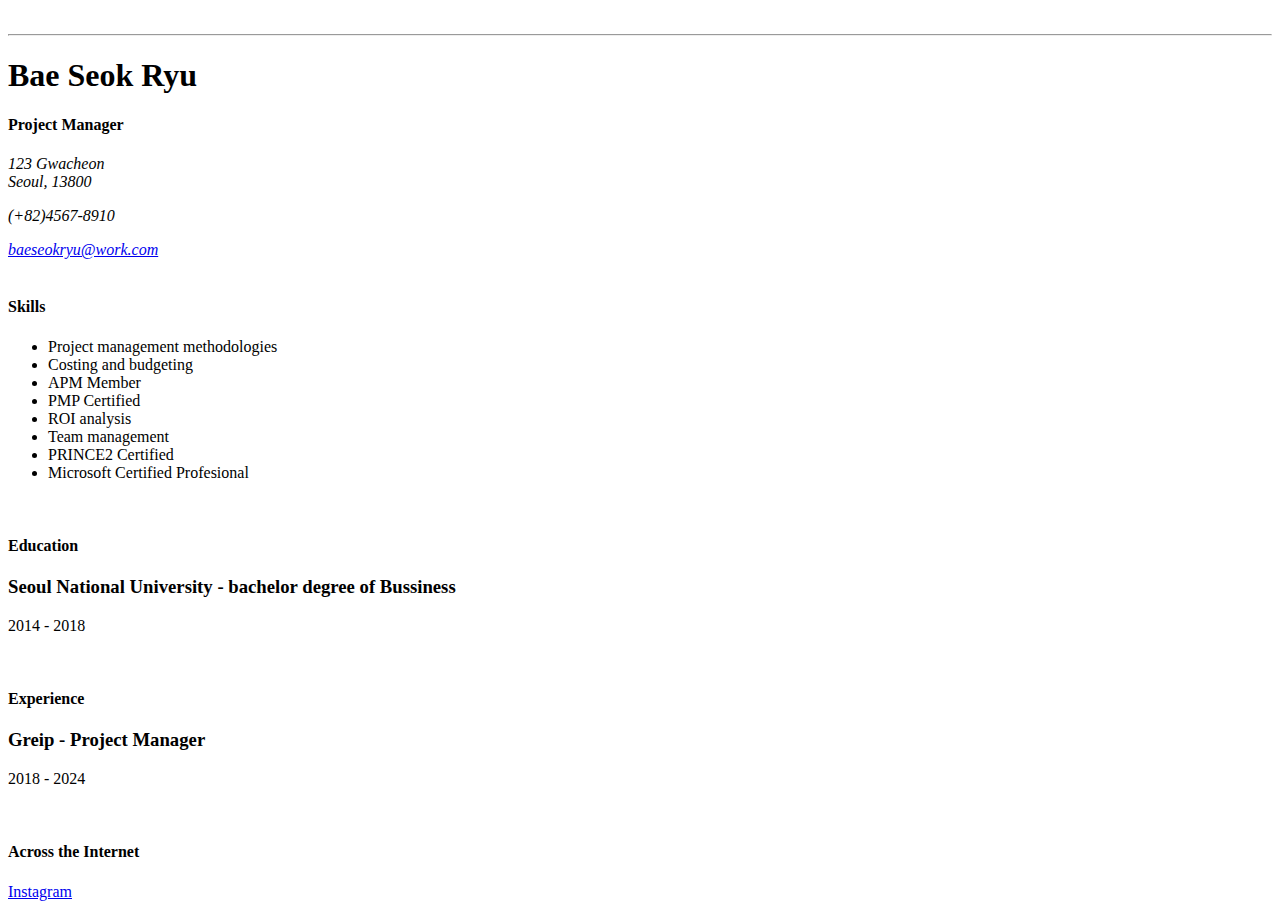
<file: Frontend Projects/01-single-page-cv/index.html>
<!DOCTYPE html>
<html lang="en">
<head>
    <meta charset="UTF-8">
    <meta name="viewport" content="width=device-width, initial-scale=1.0">
    <title>Bae Seok Ryu - Project Manager</title>
    <link rel="icon" href="icon.ico" type="image/x-icon" />

    <meta name="description" content="CV of Bae Seok Ryu - a project manager">
    <meta name="keywords" content="cv, curriculum vitae, bae seok ryu, project manager">
    <meta name="robots" content="index, follow">

    <meta property="og:title" content="Bae Seok Ryu - Project Manager">
    <meta property="og:description" content="CV of Bae Seok Ryu - a project manager">
    <meta property="og:image" content="icon.ico">
    <meta property="og:url" content="">
    <meta property="og:type" content="website">
    <meta property="og:locale" content="en_US" />
</head>
<body>
    <main>
        <br>
        <hr>
        <header class="info">
            <h1>Bae Seok Ryu</h1>
            <h4>Project Manager</h4>
            <address>
                123 Gwacheon<br>
                Seoul, 13800
                <p>(+82)4567-8910</p>
                <a href="mailto:baeseokryu@work.com">baeseokryu@work.com</a>
            </address>
        </header>

        <section class="skills">
            <br>
            <h4>Skills</h4>
            <ul>
                <li>Project management methodologies</li>
                <li>Costing and budgeting</li>
                <li>APM Member</li>
                <li>PMP Certified</li>
                <li>ROI analysis</li>
                <li>Team management</li>
                <li>PRINCE2 Certified</li>
                <li>Microsoft Certified Profesional</li>
            </ul>
        </section>

        <section class="education">
            <br>
            <h4>Education</h4>
            <h3>Seoul National University - bachelor degree of Bussiness</h3>
            <p>2014 - 2018</p>
        </section>

        <section class="experience">
            <br>
            <h4>Experience</h4>
            <h3>Greip - Project Manager</h3>
            <p>2018 - 2024</p>
        </section>

        <section class="social-media">
            <br>
            <h4>Across the Internet</h4>
            <a href="https://www.instagram.com/somin_jj/">Instagram</a>
        </section>
    </main>
</body>
</html>
</file>
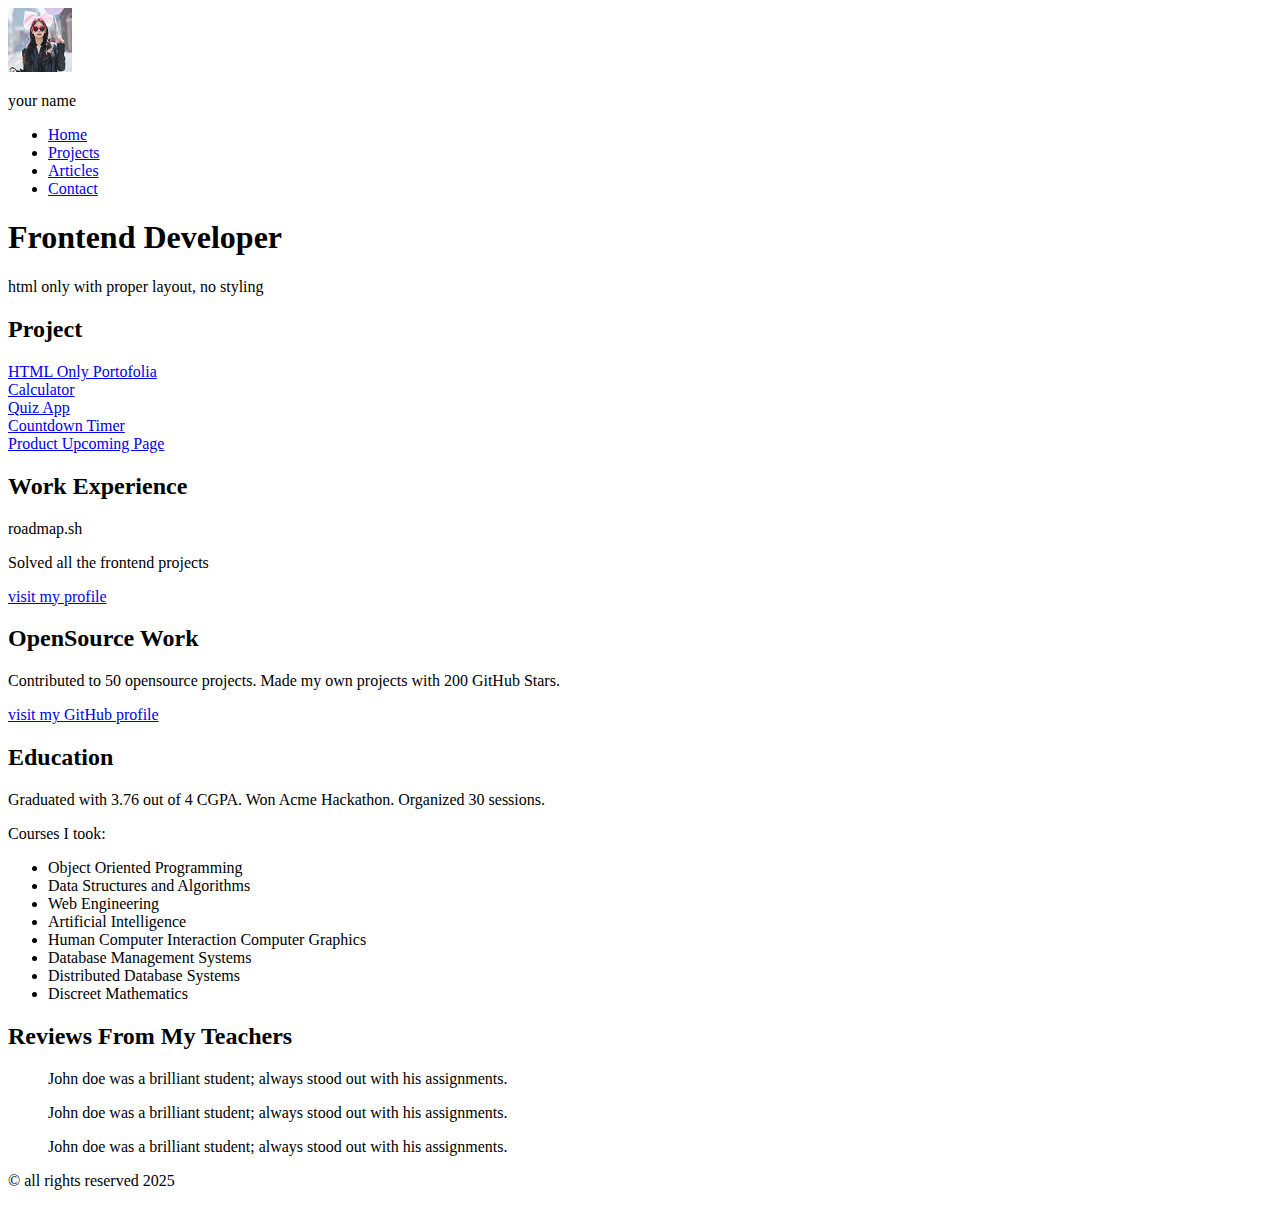
<file: Frontend Projects/02-basic-html-website/index.html>
<!DOCTYPE html>
<html lang="en">
<head>
    <meta charset="UTF-8">
    <meta name="viewport" content="width=device-width, initial-scale=1.0">
    <title>Basic HTML Websitte</title>

    <meta name="description" content="basic html website">
    <meta name="keywords" content="html, website, basic, page, semantic">
    <meta name="robots" content="index, follow">
</head>
<body>
    <header>
        <section>
            <div>
                <img src="icon.png" alt="logo">
                <p>your name</p>
            </div>
            <nav>
                <ul>
                    <li><a href="index.html">Home</a></li>
                    <li><a href="projects.html">Projects</a></li>
                    <li><a href="articles.html">Articles</a></li>
                    <li><a href="contact.html">Contact</a></li>
                </ul>
            </nav>
        </section>
        <section>
            <h1>Frontend Developer</h1>
            <p>html only with proper layout, no styling</p>
        </section>
    </header>
    <aside>
        <section>
            <h2>Project</h2>
            <article><a href="#">HTML Only Portofolia</a></article>
            <article><a href="#">Calculator</a></article>
            <article><a href="#">Quiz App</a></article>
            <article><a href="#">Countdown Timer</a></article>
            <article><a href="#">Product Upcoming Page</a></article>
        </section>
    </aside>
    <main>
        <article>
            <h2>Work Experience</h2>
            <p>roadmap.sh</p>
            <p>Solved all the frontend projects</p>
            <a href="https://roadmap.sh" target="_blank" rel="noopener noreferrer">visit my profile</a>
        </article>
        <article>
            <h2>OpenSource Work</h2>
            <p>Contributed to 50 opensource projects. Made my own projects with 200 GitHub Stars.</p>
            <a href="https://github.com" target="_blank" rel="noopener noreferrer">visit my GitHub profile</a>
        </article>
    </main>
    <aside>
        <h2>Education</h2>
        <p>Graduated with 3.76 out of 4 CGPA. Won Acme Hackathon. Organized 30 sessions.</p>
        <p>Courses I took:</p>
        <ul>
            <li>Object Oriented Programming</li>
            <li>Data Structures and Algorithms</li>
            <li>Web Engineering</li>
            <li>Artificial Intelligence</li>
            <li>Human Computer Interaction Computer Graphics</li>
            <li>Database Management Systems</li>
            <li>Distributed Database Systems</li>
            <li>Discreet Mathematics</li>
        </ul>
    </aside>
    <footer>
        <section>
            <h2>Reviews From My Teachers</h2>
            <blockquote>John doe was a brilliant student; always stood out with his assignments.</blockquote>
            <blockquote>John doe was a brilliant student; always stood out with his assignments.</blockquote>
            <blockquote>John doe was a brilliant student; always stood out with his assignments.</blockquote>
        </section>
        <section>
            <p>&copy; all rights reserved 2025</p>
        </section>
    </footer>
</body>
</html>
</file>
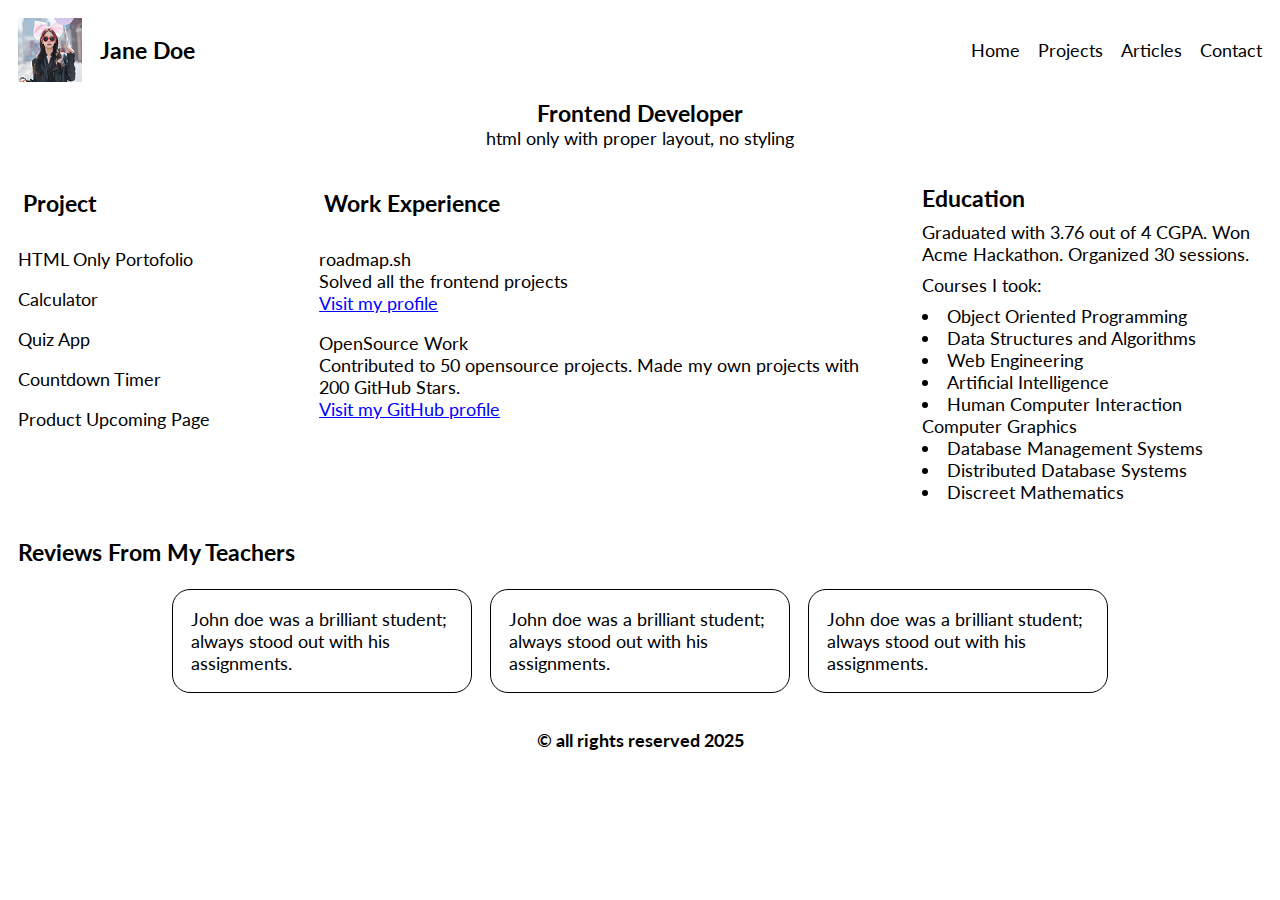
<file: Frontend Projects/03-personal-portfolio/index.html>
<!DOCTYPE html>
<html lang="en">

<head>
    <meta charset="UTF-8">
    <meta name="viewport" content="width=device-width, initial-scale=1.0">
    <link rel="stylesheet" href="style.css">
    <title>Basic HTML Websitte</title>

    <meta name="description" content="basic html website">
    <meta name="keywords" content="html, website, basic, page, semantic">
    <meta name="robots" content="index, follow">
</head>

<body class="grid grid-template-areas font-1">
    <header class="header-sect grid grid-template-rows gap-1 padding-1">
        <section class="text-center md:flex items-center gap-1">
            <img src="icon.png" alt="logo" class="">
            <p class="font-bold font-125">Jane Doe</p>
            <nav class="" style="margin-left: auto;">
                <ul class="flex gap-1 list-none justify-center">
                    <li class=""><a href="index.html" >Home</a></li>
                    <li class=""><a href="projects.html" >Projects</a></li>
                    <li class=""><a href="articles.html" >Articles</a></li>
                    <li class=""><a href="contact.html" >Contact</a></li>
                </ul>
            </nav>
        </section>
        <section class="text-center ">
            <h1 class="font-bold font-125">Frontend Developer</h1>
            <p>html only with proper layout, no styling</p>
        </section>
    </header>
    <aside class="project-sect" >
        <section class="grid" style="grid-template-rows: repeat(6, auto);">
            <h2 class="font-bold font-125 padding-1">Project</h2>
            <article class="bg-grey padding-05-1"><a href="#" class="">HTML Only Portofolio</a></article>
            <article class="bg-grey padding-05-1"><a href="#">Calculator</a></article>
            <article class="bg-grey padding-05-1"><a href="#">Quiz App</a></article>
            <article class="bg-grey padding-05-1"><a href="#">Countdown Timer</a></article>
            <article class="bg-grey padding-05-1"><a href="#">Product Upcoming Page</a></article>
        </section>
    </aside>
    <main class="experience-sect grid" style="grid-template-rows: repeat(3, min-content);">
        <h2 class="font-bold font-125 padding-1">Work Experience</h2>
        <article class="padding-05-1 bg-grey">
            <p class="">roadmap.sh</p>
            <p>Solved all the frontend projects</p>
            <a href="https://roadmap.sh" target="_blank" rel="noopener noreferrer" style="text-decoration: underline; color: blue;">Visit my profile</a>
        </article>
        <article class="padding-05-1 bg-grey">
            <h2 class="">OpenSource Work</h2>
            <p>Contributed to 50 opensource projects. Made my own projects with 200 GitHub Stars.</p>
            <a href="https://github.com" target="_blank" rel="noopener noreferrer" style="text-decoration: underline; color: blue;">Visit my GitHub profile</a>
        </article>
    </main>
    <aside class="education-sect padding-1 grid gap-05" style="grid-template-rows: repeat(4, min-content);">
        <h2 class="font-bold font-125">Education</h2>
        <p>Graduated with 3.76 out of 4 CGPA. Won Acme Hackathon. Organized 30 sessions.</p>
        <p>Courses I took:</p>
        <ul class="" style="list-style-position: inside;">
            <li>Object Oriented Programming</li>
            <li>Data Structures and Algorithms</li>
            <li>Web Engineering</li>
            <li>Artificial Intelligence</li>
            <li>Human Computer Interaction Computer Graphics</li>
            <li>Database Management Systems</li>
            <li>Distributed Database Systems</li>
            <li>Discreet Mathematics</li>
        </ul>
    </aside>
    <footer class="footer-sect padding-1">
        <section class="" style="padding-bottom: 1em;">
            <h2 class="font-bold font-125" style="padding-bottom: 1em;">Reviews From My Teachers</h2>
            <div class="grid gap-1" style="grid-template-columns: repeat(auto-fit, 300px); justify-content: center;">
                <blockquote class="padding-1" style="border: solid 1px black; border-radius: 1em;">John doe was a brilliant student; always stood out with his assignments.
                </blockquote>
                <blockquote class="padding-1 display-none" style="border: solid 1px black; border-radius: 1em;">John doe was a brilliant student; always stood out with his assignments.
                </blockquote>
                <blockquote class="padding-1 display-none" style="border: solid 1px black; border-radius: 1em;">John doe was a brilliant student; always stood out with his assignments.
                </blockquote>
            </div>
        </section>
        <section>
            <p class="font-bold text-center padding-1">&copy; all rights reserved 2025</p>
        </section>
    </footer>
</body>
 
</html>
</file>
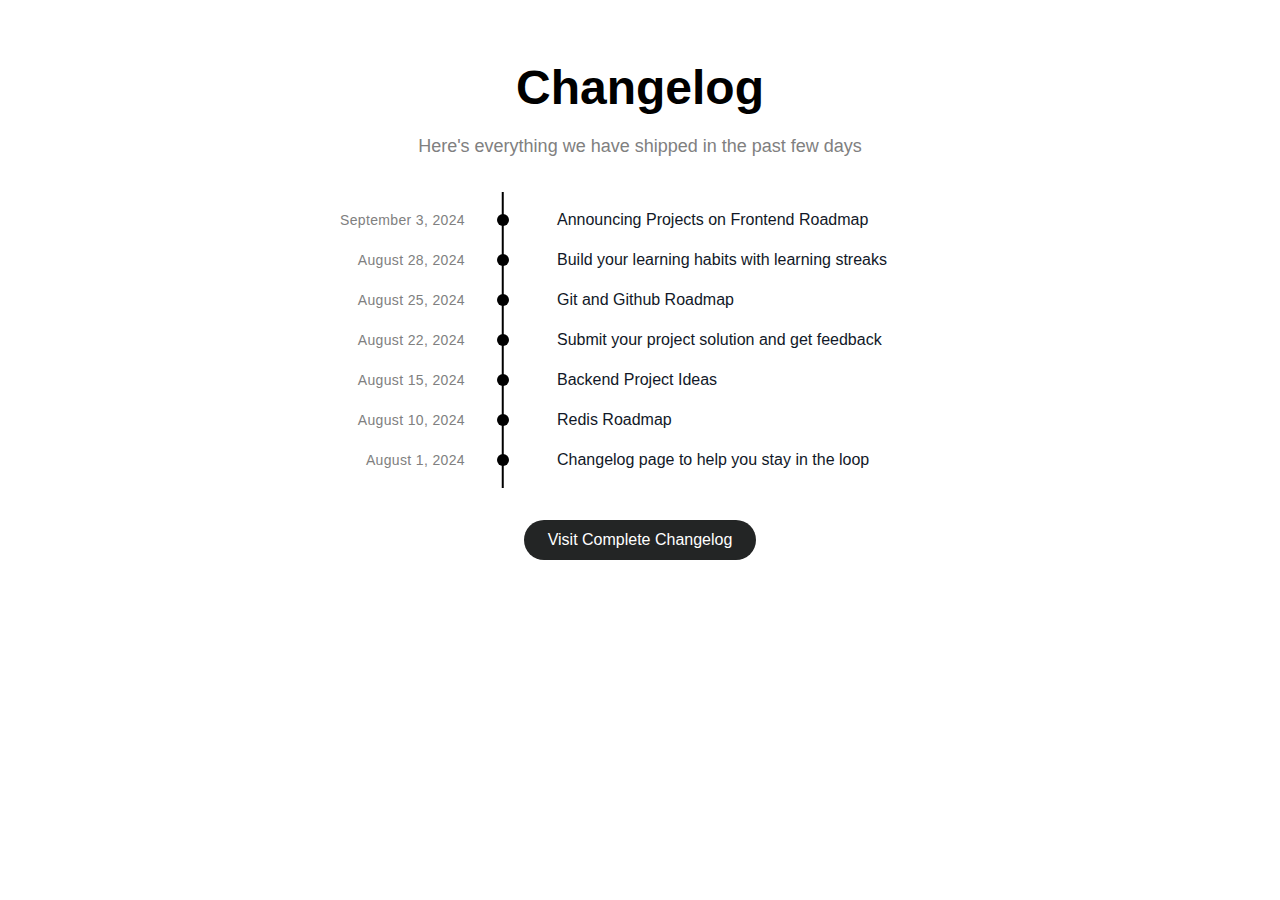
<file: Frontend Projects/04-changelog-component/index.html>
<!DOCTYPE html>
<html>

<head>
  <meta charset="utf-8">
  <meta http-equiv="X-UA-Compatible" content="IE=edge">
  <title></title>
  <meta name="description" content="">
  <meta name="viewport" content="width=device-width, initial-scale=1">
  <link rel="stylesheet" href="style.css">
</head>

<body class="sm:body">
  <main class="content">
    <div class="header-container">
      <header class="header sm:header">Changelog</header>
      <p class="subheader sm:subheader">Here's everything we have shipped in the past few days</p>
    </div>

    <div class="timeline-container sm:timeline-container">
      <div class="tl-line sm:tl-line">
      </div>
      <ul class="items-container">
        <li style="position: relative; list-style: none;">
          <div class="item sm:item">
            <span class="date sm:date">September 3, 2024</span>
            <span class="bullet sm:bullet"></span>
            <span class="event sm:event">Announcing Projects on Frontend Roadmap</span>
          </div>
        </li>
        <li style="position: relative; list-style: none;">
          <div class="item sm:item">
            <span class="date sm:date">August 28, 2024</span>
            <span class="bullet sm:bullet"></span>
            <span class="event sm:event">Build your learning habits with learning streaks</span>
          </div>
        </li>
        <li style="position: relative; list-style: none;">
          <div class="item sm:item">
            <span class="date sm:date">August 25, 2024</span>
            <span class="bullet sm:bullet"></span>
            <span class="event sm:event">Git and Github Roadmap</span>
          </div>
        </li>
        <li style="position: relative; list-style: none;">
          <div class="item sm:item">
            <span class="date sm:date">August 22, 2024</span>
            <span class="bullet sm:bullet"></span>
            <span class="event sm:event">Submit your project solution and get feedback</span>
          </div>
        </li>
        <li style="position: relative; list-style: none;">
          <div class="item sm:item">
            <span class="date sm:date">August 15, 2024</span>
            <span class="bullet sm:bullet"></span>
            <span class="event sm:event">Backend Project Ideas</span>
          </div>
        </li>
        <li style="position: relative; list-style: none;">
          <div class="item sm:item">
            <span class="date sm:date">August 10, 2024</span>
            <span class="bullet sm:bullet"></span>
            <span class="event sm:event">Redis Roadmap</span>
          </div>
        </li>
        <li style="position: relative; list-style: none;">
          <div class="item sm:item">
            <span class="date sm:date">August 1, 2024</span>
            <span class="bullet sm:bullet"></span>
            <span class="event sm:event">Changelog page to help you stay in the loop</span>
          </div>
        </li>
      </ul>
    </div>

    <div class="button-container sm:button-container">
      <button class="button-visit sm:button-visit">Visit Complete Changelog</button>
    </div>
  </main>

</body>

</html>
</file>
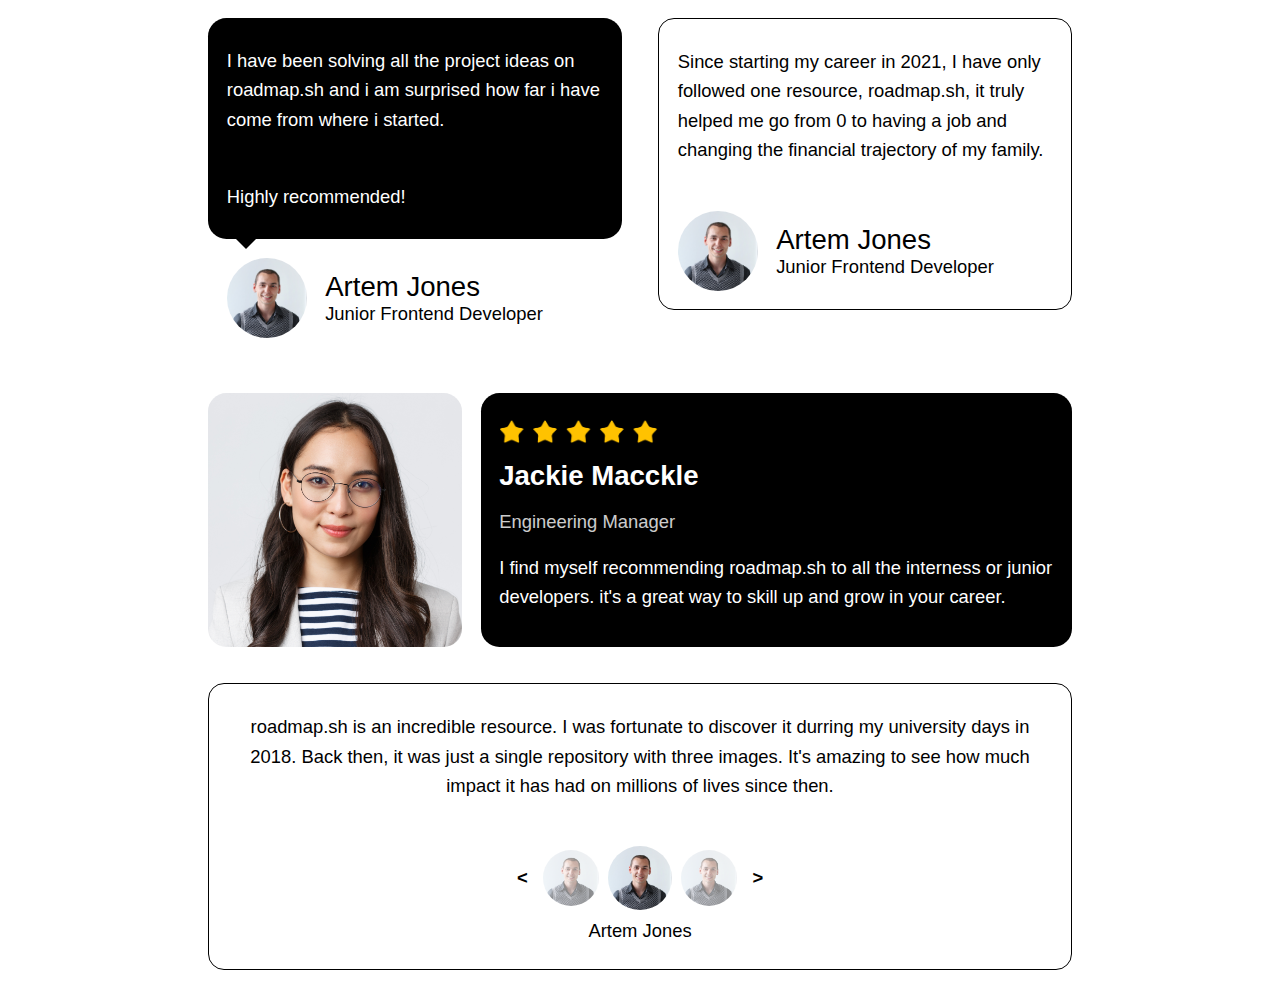
<file: Frontend Projects/05-testimonial-cards/index.html>
<!DOCTYPE html>
<html lang="en">
<head>
  <meta charset="UTF-8">
  <meta name="viewport" content="width=device-width, initial-scale=1.0">
  <title>Testimonial Cards</title>
  <link rel="stylesheet" href="style.css">
</head>
<body>
  <!-- Using grid layout -->
  <main class="testimonial-grid">

    <!-- Using flex layout inside card -->
    <article class="testimonial-card">
      <div class="testimonial-text dark-color">
        <p>I have been solving all the project ideas on roadmap.sh and i am surprised how far i have come from where i started.</p><br>
        <p>Highly recommended!</p>
        <!-- Small triangle in the bottom of card -->
        <div class="arrow"></div>
      </div>

      <div class="testimonial-profile">
        <img src="asset/man.jpg" alt="icon">
        <div class="profile-text">
          <p class="name">Artem Jones</p>
          <p>Junior Frontend Developer</p>
        </div>
      </div>
    </article>

    <!-- margin-bottom: auto is used to ensure that the height of the card does not fill the entire container -->
    <article class="testimonial-card light-color" style="margin-bottom: auto;">
      <div class="testimonial-text">
        <p>Since starting my career in 2021, I have only followed one resource, roadmap.sh, it truly helped me go from 0 to having a job and changing the financial trajectory of my family.</p>
      </div>
      <div class="testimonial-profile">
        <img src="asset/man.jpg" alt="icon">
        <div class="profile-text">
          <p class="name">Artem Jones</p>
          <p>Junior Frontend Developer</p>
        </div>
      </div>
    </article>

    <article class="testimonial-card">
      <img src="asset/woman.jpg" alt="icon" style="border-radius: 1em;" class="testimonial-card-img">
      <div class="testimonial-text dark-color">
        <p><img src="asset/cab5da4f-f7d7-429e-bd00-447bfcbf64cd.png" alt="5 stars" style="height: 24px;"></p>
        <p class="Name" style="font-weight: 600; font-size: 1.5em;">Jackie Macckle</p>
        <p style="opacity: 0.8;">Engineering Manager</p>
        <p>I find myself recommending roadmap.sh to all the interness or junior developers. it's a great way to skill up and grow in your career.</p>
      </div>
    </article>

    <article class="testimonial-card light-color">
      <div class="testimonial-text" style="text-align: center;">roadmap.sh is an incredible resource. I was fortunate to discover it durring my university days in 2018. Back then, it was just a single repository with three images. It's amazing to see how much impact it has had on millions of lives since then.</div>
      <div style="display: flex; flex-direction: column; align-items: center; gap: 0.5em; padding-bottom: 1.5em;">
        <div style="display: flex; gap: 0.5em; align-items: center;">
          <button class="borderless-button"><</button>
          <img src="asset/man.jpg" alt="icon" class="img-caraousel img-shadow">
          <img src="asset/man.jpg" alt="icon" class="img-caraousel">
          <img src="asset/man.jpg" alt="icon" class="img-caraousel img-shadow">
          <button class="borderless-button">></button>
        </div>
        <p>Artem Jones</p>
      </div>
    </article>
    
  </main>
</body>
</html>
</file>
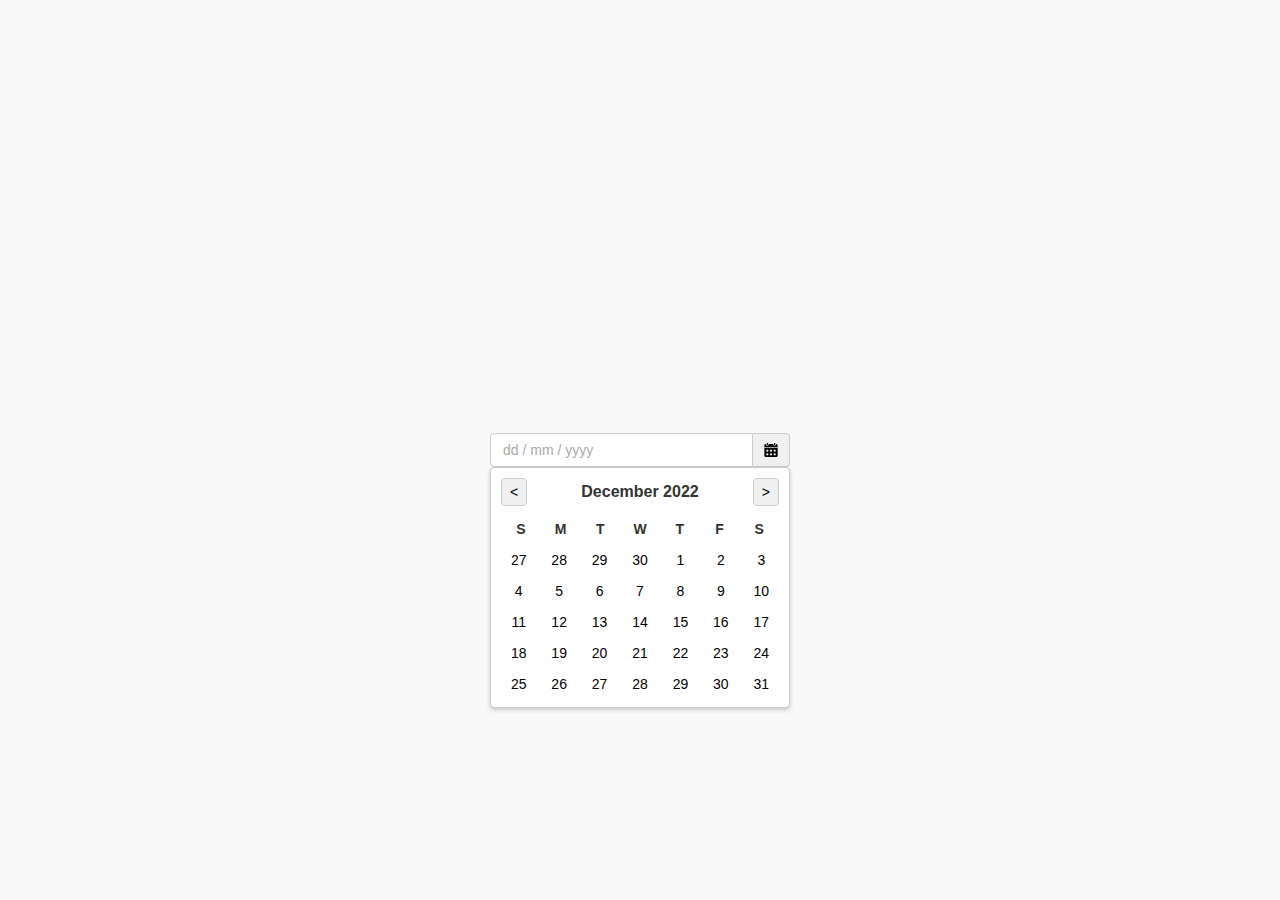
<file: Frontend Projects/06-datepicker-ui/index.html>
<!DOCTYPE html>
<html lang="en">
<head>
  <meta charset="UTF-8">
  <meta name="viewport" content="width=device-width, initial-scale=1.0">
  <title>Datepicker UI</title>
  <link rel="stylesheet" href="style.css">
</head>
<body>
  
  <div class="datepicker-container">
    <input type="text" class="date-input" placeholder="dd / mm / yyyy" />
    <button class="datepicker-button" id="toggle-calendar" onclick="showCalendar()">
      <img src="calendar.png" alt="calendar" />
    </button>

    <div class="calendar-dropdown" id="calendar-dropdown">
      <div class="calendar-header">
        <button class="prev-month" id="prev-month">&lt</button>
        <div class="calendar-title" id="calendar-title">December 2022</div>
        <button class="next-month" id="next-month">&gt</button>
      </div>
  
      <div class="calendar-weekdays">
        <span>S</span>
        <span>M</span>
        <span>T</span>
        <span>W</span>
        <span>T</span>
        <span>F</span>
        <span>S</span>
      </div>
      
      <div class="calendar-grid">
        <!-- first row -->
        <span>27</span>
        <span>28</span>
        <span>29</span>
        <span>30</span>
        <span>1</span>
        <span>2</span>
        <span>3</span>
  
        <!-- second row -->
        <span>4</span>
        <span>5</span>
        <span>6</span>
        <span>7</span>
        <span>8</span>
        <span>9</span>
        <span>10</span>
  
        <!-- third row -->
        <span>11</span>
        <span>12</span>
        <span>13</span>
        <span>14</span>
        <span>15</span>
        <span>16</span>
        <span>17</span>
  
        <!-- fourth row -->
        <span>18</span>
        <span>19</span>
        <span>20</span>
        <span>21</span>
        <span>22</span>
        <span>23</span>
        <span>24</span>
  
        <!-- fifth row -->
        <span>25</span>
        <span>26</span>
        <span>27</span>
        <span>28</span>
        <span>29</span>
        <span>30</span>
        <span>31</span>
  
      </div>
    </div>
  </div>

  <script src="script.js"></script>
</body>
</html>
</file>
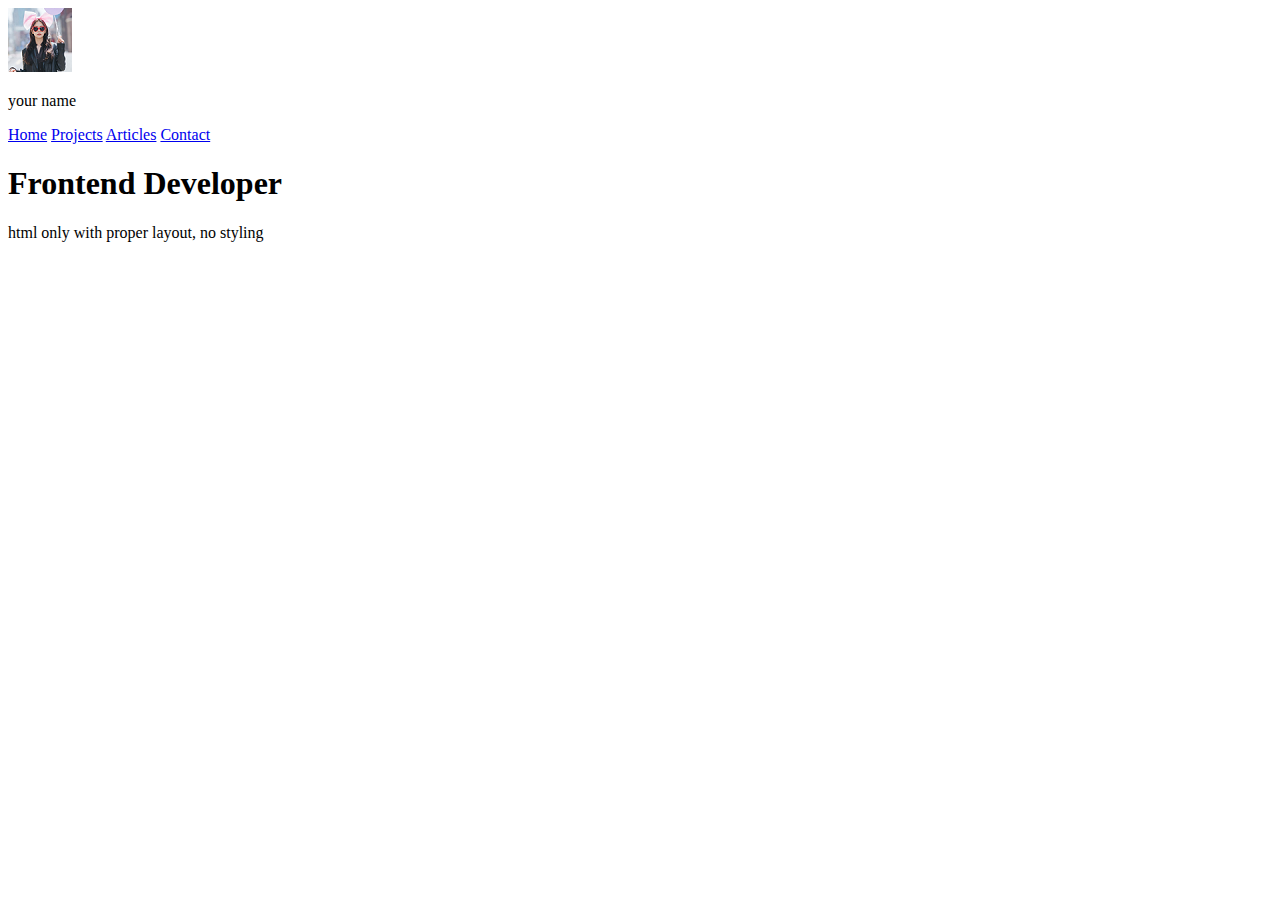
<file: Frontend Projects/02-basic-html-website/projects.html>
<!DOCTYPE html>
<html lang="en">
<head>
    <meta charset="UTF-8">
    <meta name="viewport" content="width=device-width, initial-scale=1.0">
    <title>Basic HTML Websitte</title>
</head>
<body>
    <header>
        <section>
            <img src="icon.png" alt="icon">
            <p>your name</p>
            <nav>
                <a href="index.html">Home</a>
                <a href="projects.html">Projects</a>
                <a href="articles.html">Articles</a>
                <a href="contact.html">Contact</a>
            </nav>
        </section>
        <section>
            <h1>Frontend Developer</h1>
            <p>html only with proper layout, no styling</p>
        </section>
    </header>
</body>
</html>
</file>
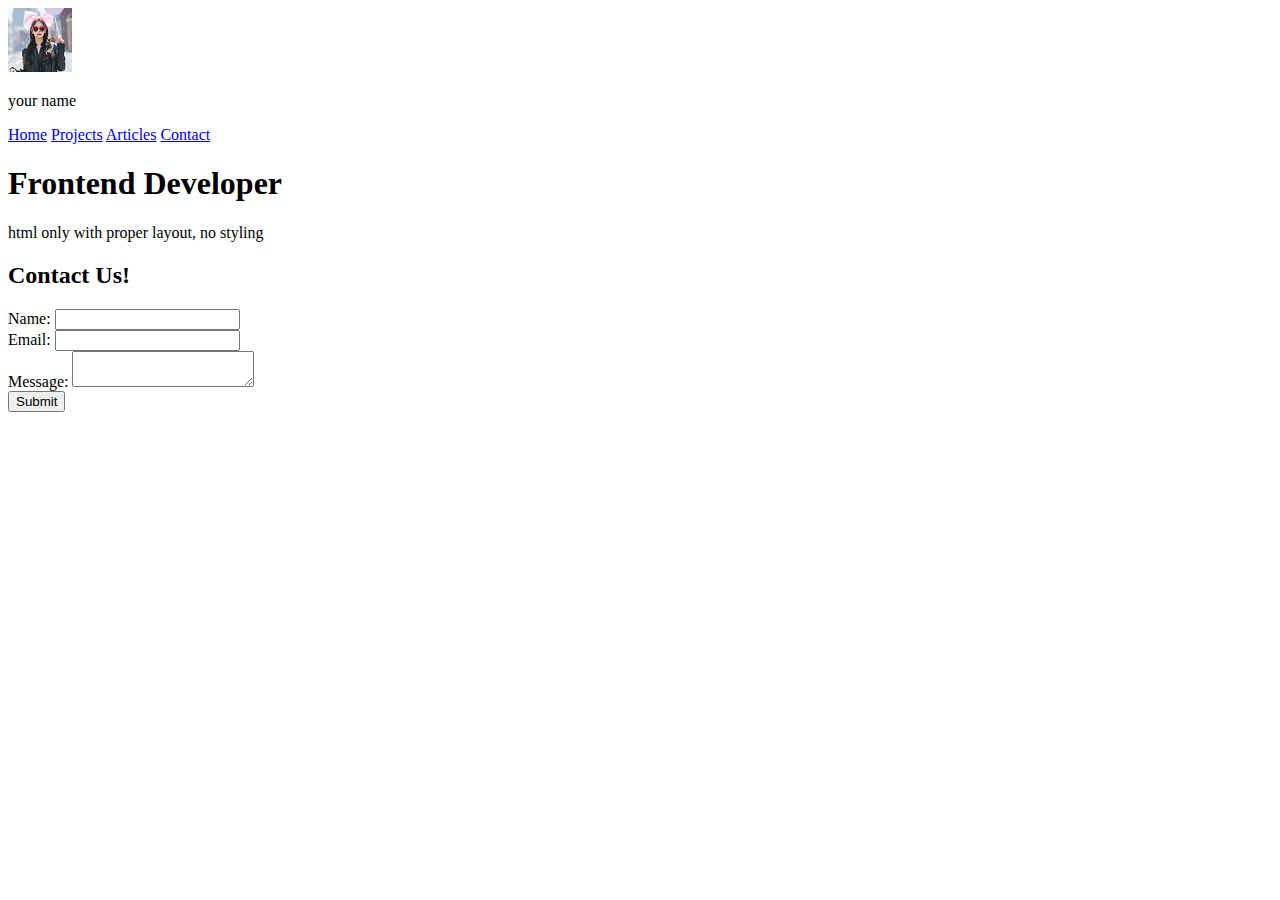
<file: Frontend Projects/03-personal-portfolio/contact.html>
<!DOCTYPE html>
<html lang="en">
<head>
    <meta charset="UTF-8">
    <meta name="viewport" content="width=device-width, initial-scale=1.0">
    <title>Basic HTML Websitte</title>
</head>
<body>
    <header>
        <section>
            <img src="icon.png" alt="icon">
            <p>your name</p>
            <nav>
                <a href="index.html">Home</a>
                <a href="projects.html">Projects</a>
                <a href="articles.html">Articles</a>
                <a href="contact.html">Contact</a>
            </nav>
        </section>
        <section>
            <h1>Frontend Developer</h1>
            <p>html only with proper layout, no styling</p>
        </section>
    </header>
    <main>
        <section>
            <h2>Contact Us!</h2>
            <form action="#" method="post">
                <div class="form-group">
                    <label for="name">Name:</label>
                    <input type="text" name="name" id="name" required>
                </div>
                <div class="form-group">
                    <label for="email">Email:</label>
                    <input type="email" name="email" id="email" required>
                </div>
                <div class="form-group">
                    <label for="message">Message:</label>
                    <textarea name="message" id="message" required></textarea>
                </div>
                <button type="submit" class="submit-btn">Submit</button>
            </form>
        </section>
    </main>
</body>
</html>
</file>
<file: Frontend Projects/04-changelog-component/style.css>
* {
  box-sizing: border-box;
  padding: 0;
  margin: 0;
}

body{
  font-family: sans-serif;
  text-align: left;
  padding-top: 1.5rem;
  padding-bottom: 1.5rem;
}

.content {
  max-width: 650px !important;
  width: 100%;
  margin-left: auto;
  margin-right: auto;
  padding-left: 1rem;
  padding-right: 1rem;
}

.header {
  font-size: 1.5rem;
  line-height: 2rem;
  font-weight: 700;
  text-align: left;
}

.subheader {
  font-size: .875rem;
  line-height: 1.25rem;
  text-align: left;
  margin-top: .5rem;
  margin-bottom: .5rem;
  color: gray;
}

.timeline-container {
  position: relative;
  text-align: left;
  align-content: center;
  margin-top: .5rem;
}

.tl-line {
  display: none;
  position: absolute;
  top: 0;
  bottom: 0;
  left: 165px;
  width: 2px;
  /* transform: translate(0.5px, 0) rotate(0) skew(0) skewY(0) scaleX(1) scaleY(1); */
  transform: translate(5.75px, 0) rotate(0) skew(0) skewY(0) scaleX(1) scaleY(1);
  background-color: black;
}

.items-container {
  position: relative;
  display: flex;
  flex-direction: column;
  gap: 1rem;
  padding-top: 1rem;
  padding-bottom: 1rem;
}

.item {
  display: flex;
  flex-direction: column;
  /* grid-template-columns: 1fr auto 3fr; */
  align-items: flex-start;
  gap: 1rem;
}

.date {
  flex-shrink: 0;
  padding-right: 0;
  text-align: right;
  font-size: 0.875rem;
  line-height: 1.25rem;
  letter-spacing: 0.025em;
  color: gray;
}

.bullet {
  display: none;
  height: .75rem;
  width: .75rem;
  flex-shrink: 0;
  border-radius: 9999px;
  background-color: black;
}

.event {
  text-wrap: balance;
  font-size: 1rem;
  line-height: 1.5rem;
  font-weight: 500;
  color: rgb(17 24 39 / 1);
}

.button-container {
  text-align: left;
  margin-top: .5rem;
}

.button-visit {
  display: inline-block;
  font-size: .875rem;
  line-height: 1.25rem;
  padding: .5rem 1rem;
  border-radius: 9999px;
  color: white;
  background-color: rgb(35, 37, 37);
  border: 0;
}

@media only screen and (min-width: 640px) {
  .sm\:body {
    text-align: center;
    padding-top: 4rem;
    padding-bottom: 4rem;
  }

  .sm\:header {
    font-size: 3rem;
    line-height: 1;
    text-align: center;
  }

  .sm\:subheader {
    font-size: 1.125rem;
    line-height: 1.75rem;
    text-align: center;
    margin-top: 1.25rem;
    margin-bottom: 1.25rem;
  }

  .sm\:timeline-container {
    margin-top: 2rem;
  }

  .sm\:tl-line {
    display: block;
  }

  .sm\:item {
    flex-direction: row;
    align-items: center;
  }

  .sm\:date {
    padding-right: 1rem;
    width: 150px;
  }

  .sm\:bullet {
    display: block;
  }

  .sm\:event {
    padding-left: 2rem;
  }

  .sm\:button-container {
    text-align: center;
    margin-top: 2rem;
  }

  .sm\:button-visit {
    font-size: 1rem;
    line-height: 1.5rem;
    padding-left: 1.5rem;
    padding-right: 1.5rem;
    border-radius: 9999px;
  }
}
</file>
<file: Frontend Projects/05-testimonial-cards/style.css>
/* Box sizing rules */
*,
*::before,
*::after {
  box-sizing: border-box;
}

/* Remove default margin */
body,
h1,
h2,
h3,
h4,
p,
figure,
blockquote,
dl,
dd {
  margin: 0;
}

/* Remove list styles on ul, ol elements with a list role, which suggests default styling will be removed */
ul[role="list"],
ol[role="list"] {
  list-style: none;
}

/* Set core root defaults */
html:focus-within {
  scroll-behavior: smooth;
}

/* Set core body defaults */
body {
  min-height: 100vh;
  text-rendering: optimizeSpeed;

}

/* A elements that don't have a class get default styles */
a:not([class]) {
  text-decoration-skip-ink: auto;
}

/* Make images easier to work with */
img,
picture {
  max-width: 100%;
  display: block;
}

/* Inherit fonts for inputs and buttons */
input,
button,
textarea,
select {
  font: inherit;
}

/* Main layout */
.testimonial-grid {
  display: grid;
  grid-auto-columns: 1fr;
  grid-template-areas: 
    'one'
    'two'
    'three'
    'four'
    'five';
  margin-inline: auto;
  font-family: 'Segoe UI', Tahoma, Geneva, Verdana, sans-serif;
}

/* Card layout */
.testimonial-card {
  display: flex;
  flex-direction: column;
  font-size: 1rem;
  gap: 1em;
  border-radius: 1em;
  margin: 1em;
}

/* Setting up card grid area */
.testimonial-card:nth-child(1) {
  grid-area: one;
}

.testimonial-card:nth-child(2) {
  grid-area: two;
}

.testimonial-card:nth-child(3) {
  grid-area: three;
}

.testimonial-card:nth-child(4) {
  grid-area: four;
}

.testimonial-text {
  display: grid;
  gap: 0.5em;
  border-radius: 1em;
  position: relative;
  padding: 1.5em 1em;
  font-size: 1em;
  font-weight: 500;
  margin: 0;
  line-height: 1.6em;
}

/* Small triangle in the bottom of 1st Card */
.arrow {
  top: 100%;
  width: 0;
  height: 0;
  border-left: 10px solid transparent;
  border-right: 10px solid transparent;
  border-top: 10px solid black;
  margin-left: 1.5em;
  position: absolute;
}

/* Card dark color template */
.dark-color {
  background-color: black;
  color: white;
}

/* Card light color template */
.light-color {
  background-color: white;
  color: black;
  border: 1px solid black;
  
  border-radius: 1rem;
}

/* Profile inside card */
.testimonial-profile {
  display: flex;
  align-items: center;
  gap: 1em;
  padding: 0 1em 1em 1em;
  font-size: 1em;
}

.name {
  font-size: 1.5em;
}

.testimonial-profile img {
  width: 5rem;
  border-radius: 9999px;
}

/* Button in the last card */
.borderless-button {
  border: 0;
  background-color: transparent ;
  font-weight: bolder;
}

.img-caraousel {
  width: 64px;
  border-radius: 999px;
}

.img-shadow{
  width: 56px;
  height: 56px;
  opacity: 0.5;
}

@media only screen and (min-width: 768px) {
  .testimonial-grid {
    max-width: 900px;
    grid-template-areas: 
      "one two"
      "three three"
      "four four";
  }

  .testimonial-card {
    font-size: 1.15rem;
  }

  .testimonial-card:nth-child(3) {
    display: flex;
    flex-direction: row;
  }

  .testimonial-text {
    font-weight: 400;
  }

  .testimonial-card-img {
    width: 254px;
    height: 254px;
  }
}
</file>
<file: Frontend Projects/06-datepicker-ui/style.css>
body {
  font-family: Arial, sans-serif;
  margin: 0;
  padding: 0;
  display: flex;
  justify-content: center;
  align-items: center;
  height: 100vh;
  background-color: #f9f9f9;
}

.datepicker-container{
  display: flex;
  align-items: center;
  position: relative;
  width: 300px;
  margin: 20px auto;
  font-family: Arial, Helvetica, sans-serif;
}

.date-input {
  flex: 1;
  padding: 8px 12px;
  border: 1px solid #ccc;
  border-radius: 4px 0 0 4px;
  font-size: 14px;
  outline: none;
  box-sizing: border-box;
}

.date-input::placeholder {
  color: #aaa;
}

.datepicker-button {
  padding: 8px 10px;
  background-color: #f0f0f0;
  border: 1px solid #ccc;
  border-left: none;
  border-radius: 0 4px 4px 0;
  cursor: pointer;
}

.datepicker-button:hover {
  background-color: #e0e0e0;
}

.datepicker-button img {
  width: 16px;
  height: 16px;
  vertical-align: middle;
}

.calendar-dropdown {
  position: absolute;
  top: 100%;
  left: 0;
  width: 100%;
  background-color: #fff;
  border: 1px solid #ccc;
  border-radius: 4px;
  box-shadow: 0 2px 4px rgba(0, 0, 0, 0.2);
  z-index: 10;
  padding: 10px;
  box-sizing: border-box;
  display: block;
}

.calendar-header {
  display: flex;
  justify-content: space-between;
  align-items: center;
  margin-bottom: 10px;
}

.calendar-header button {
  background: #f0f0f0;
  border: 1px solid #ccc;
  padding: 5px 8px;
  cursor: pointer;
  border-radius: 4px;
  font-size: 14px;
}

.calendar-header button:hover {
  background: #e0e0e0;
}

.calendar-header .calendar-title {
  font-size: 16px;
  font-weight: bold;
  color: #333;
}

.calendar-weekdays {
  display: grid;
  grid-template-columns: repeat(7, 1fr);
  text-align: center;
  font-weight: bold;
  color: #333;
  margin-bottom: 5px;
}

.calendar-weekdays span {
  padding: 5px 0;
  font-size: 14px;
}

.calendar-grid {
  display: grid;
  grid-template-columns: repeat(7, 1fr);
  text-align: center;
  gap: 5px;
}

.calendar-grid span {
  display: block;
  padding: 5px 0;
  border-radius: 4px;
  cursor: pointer;
  font-size: 14px;
}

.calendar-grid span:hover {
  background-color: #f0f0f0;
  color: #000;
}

.calendar-grid span.inactive {
  color: #ccc;
}

.calendar-grid span.today {
  background-color: #007bff;
  color: #fff;
}
</file>
<file: Frontend Projects/03-personal-portfolio/style.css>
@import url('https://fonts.googleapis.com/css2?family=Lato:wght@400;700&display=swap');

/* CSS Reset */
/* Box sizing rules */
*,
*::before,
*::after {
    box-sizing: border-box;
}

html,
body,
div,
span,
applet,
object,
iframe,
h1,
h2,
h3,
h4,
h5,
h6,
p,
blockquote,
pre,
a,
abbr,
acronym,
address,
big,
cite,
code,
del,
dfn,
em,
img,
ins,
kbd,
q,
s,
samp,
small,
strike,
strong,
sub,
sup,
tt,
var,
b,
u,
i,
center,
dl,
dt,
dd,
ol,
ul,
li,
fieldset,
form,
label,
legend,
table,
caption,
tbody,
tfoot,
thead,
tr,
th,
td,
article,
aside,
canvas,
details,
embed,
figure,
figcaption,
footer,
header,
hgroup,
menu,
nav,
output,
ruby,
section,
summary,
time,
mark,
audio,
video {
    margin: 0;
    padding: 0;
    border: 0;
    font-size: 100%;
    font: inherit;
    vertical-align: baseline;
    text-decoration: none;
    color: inherit;
}

/* CSS Reset */

body {
    font-family: "Lato", sans-serif;
}

.grid {
    display: grid;
}

.grid-template-areas{
    grid-template-areas:
        'header'
        'project'
        'experience'
        'education'
        'footer';
}

.grid-template-rows{
    grid-template-rows: auto;
}

header.grid-template-rows{
    grid-template-rows: auto auto;
}

.flex {
    display: flex;
}

.display-none {
    display: none;
}

.header-sect {
    grid-area: header;
}

.project-sect {
    grid-area: project;
}

.experience-sect {
    grid-area: experience;
}

.education-sect {
    grid-area: education;
}

.footer-sect {
    grid-area: footer;
}

.gap-1 {
    gap: 1em;
}

.gap-05 {
    gap: 0.5em;
}

.gap-y-05 {
    column-gap: 0.5em;
}

.padding-1{
    padding: 1em;
}

.padding-05-1{
    padding: 0.5em 1em;
}

.padding-x-1{
    padding-left: 1em;
    padding-right: 1em;
}

.text-center {
    text-align: center;
}

.justify-center {
    justify-content: center;
}

.items-center {
    align-items: center;
}

.list-none{
    list-style: none;
}

.font-1 {
    font-size: 1em;
}

.font-125 {
    font-size: 1.125em;
}

.font-bold {
    font-weight: 700;
}

.border-1-black {
    border-top: solid 1px #000000;
    border-bottom: solid 1px #000000;
    border-left: solid 1px #000000;
}

.bg-grey {
    background-color: gainsboro;
}

@media screen and (min-width: 767px) {
    .grid-template-areas {
        grid-template-areas:
            "header header header"
            "project experience education"
            "footer footer footer";
        grid-template-columns: 1fr 2fr 1.25fr;
    }

    .md\:flex {
        display: flex;
    }

    .font-1{
        font-size: 1.125em;
    }

    .font-125 {
        font-size: 1.25em;
    }

    .display-none {
        display: inherit;
    }

    .bg-grey {
        background-color: unset;
    }
}
</file>
